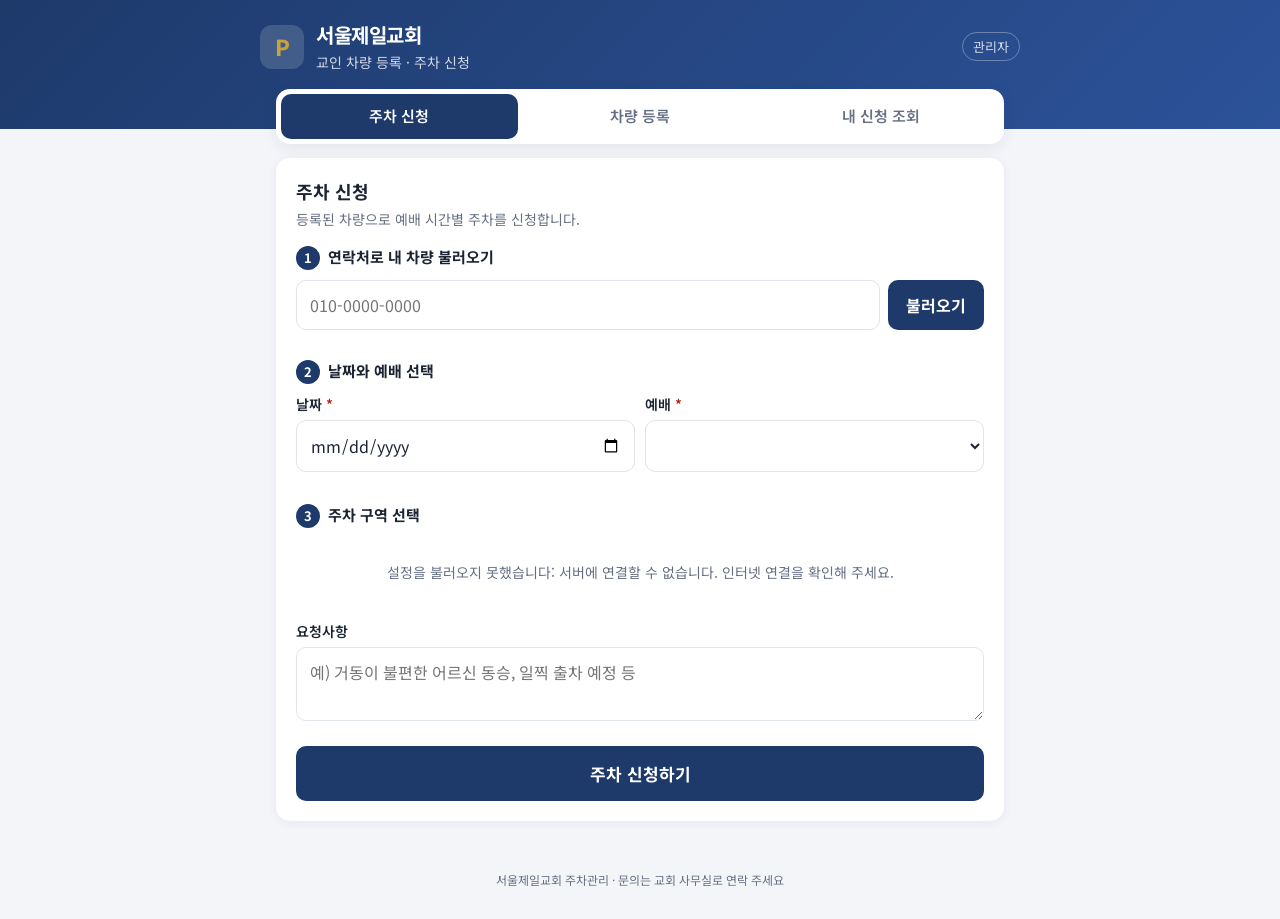
<file: index.html>
<!doctype html>
<html lang="ko">
<head>
  <meta charset="utf-8">
  <meta name="viewport" content="width=device-width, initial-scale=1">
  <title>서울제일교회 주차관리</title>
  <meta name="theme-color" content="#1e3a6b">
  <link rel="preconnect" href="https://fonts.googleapis.com">
  <link href="https://fonts.googleapis.com/css2?family=Noto+Sans+KR:wght@400;600;700;800&display=swap" rel="stylesheet">
  <link rel="stylesheet" href="css/style.css?v=3">
</head>
<body>
  <header class="top">
    <div class="inner">
      <div class="logo">P</div>
      <div>
        <h1 id="church-name">서울제일교회</h1>
        <p>교인 차량 등록 · 주차 신청</p>
      </div>
      <div class="spacer"></div>
      <a class="link" href="admin.html">관리자</a>
    </div>
  </header>

  <main>
    <div class="demo-banner" id="demo-banner" hidden>
      <b>데모 모드</b> — 서버(구글 시트)가 연결되지 않아 이 브라우저에만 저장됩니다.
      예시 차량: 010-1234-5678 / 12가3456
    </div>

    <nav class="tabs">
      <button data-tab="apply" class="active">주차 신청</button>
      <button data-tab="register">차량 등록</button>
      <button data-tab="mine">내 신청 조회</button>
    </nav>

    <!-- 주차 신청 -->
    <section data-panel="apply">
      <form class="card" id="apply-form" autocomplete="on">
        <h2>주차 신청</h2>
        <p class="desc">등록된 차량으로 예배 시간별 주차를 신청합니다.</p>

        <div class="step"><span class="num">1</span>연락처로 내 차량 불러오기</div>
        <div class="inline">
          <input id="apply-phone" type="tel" inputmode="numeric" placeholder="010-0000-0000" data-phone autocomplete="tel">
          <button type="button" class="btn" id="load-vehicles">불러오기</button>
        </div>
        <div id="vehicle-list" class="choices" style="margin-top:10px"></div>

        <div class="step"><span class="num">2</span>날짜와 예배 선택</div>
        <div class="row">
          <label class="field"><span>날짜 <em>*</em></span><input type="date" id="apply-date" required></label>
          <label class="field"><span>예배 <em>*</em></span><select id="apply-service" required></select></label>
        </div>

        <div class="step"><span class="num">3</span>주차 구역 선택</div>
        <div id="zone-list" class="choices"><div class="empty">불러오는 중…</div></div>

        <label class="field" style="margin-top:14px"><span>요청사항</span>
          <textarea id="apply-note" maxlength="200" placeholder="예) 거동이 불편한 어르신 동승, 일찍 출차 예정 등"></textarea>
        </label>

        <button type="submit" class="btn block" id="apply-submit">주차 신청하기</button>
        <div id="apply-result"></div>
      </form>
    </section>

    <!-- 차량 등록 -->
    <section data-panel="register" hidden>
      <form class="card" id="register-form" autocomplete="on">
        <h2>교인 차량 등록</h2>
        <p class="desc">처음 한 번만 등록하면 이후에는 연락처만으로 주차를 신청할 수 있습니다. 같은 차량번호로 다시 등록하면 정보가 수정됩니다.</p>
        <div class="row">
          <label class="field"><span>이름 <em>*</em></span><input name="name" required maxlength="30" autocomplete="name"></label>
          <label class="field"><span>연락처 <em>*</em></span><input name="phone" type="tel" inputmode="numeric" required placeholder="010-0000-0000" data-phone autocomplete="tel"></label>
        </div>
        <div class="row">
          <label class="field"><span>차량번호 <em>*</em></span><input name="plate" required placeholder="예) 12가3456" maxlength="12"></label>
          <label class="field"><span>교구 / 부서</span><input name="group" maxlength="30" placeholder="예) 3교구, 청년부"></label>
        </div>
        <div class="row">
          <label class="field"><span>차종</span><input name="model" maxlength="30" placeholder="예) 쏘나타"></label>
          <label class="field"><span>색상</span><input name="color" maxlength="20" placeholder="예) 흰색"></label>
        </div>
        <label class="field"><span>메모</span><input name="memo" maxlength="200" placeholder="장애인 차량, 경차 등 참고사항"></label>
        <label class="check">
          <input type="checkbox" name="agree" required>
          <span>주차 관리를 위해 이름·연락처·차량번호를 수집하며, 교회 주차 안내 외의 용도로 사용하지 않습니다. 이에 동의합니다. <em style="color:var(--no);font-style:normal">(필수)</em></span>
        </label>
        <button type="submit" class="btn block">차량 등록하기</button>
        <div id="register-result"></div>
      </form>
    </section>

    <!-- 내 신청 조회 -->
    <section data-panel="mine" hidden>
      <div class="card">
        <h2>내 신청 조회</h2>
        <p class="desc">연락처로 등록 차량과 주차 신청 내역을 확인하고 취소할 수 있습니다.</p>
        <form class="inline" id="mine-form">
          <input id="mine-phone" type="tel" inputmode="numeric" placeholder="010-0000-0000" data-phone required>
          <button class="btn" type="submit">조회</button>
        </form>
        <div id="mine-result"></div>
      </div>
    </section>
  </main>

  <footer>서울제일교회 주차관리 · 문의는 교회 사무실로 연락 주세요</footer>
  <div id="toast" class="toast"></div>

  <script src="config.js?v=3"></script>
  <script src="apps-script/Code.js?v=3"></script>
  <script src="js/api.js?v=3"></script>
  <script src="js/common.js?v=3"></script>
  <script src="js/app.js?v=3"></script>
</body>
</html>
</file>
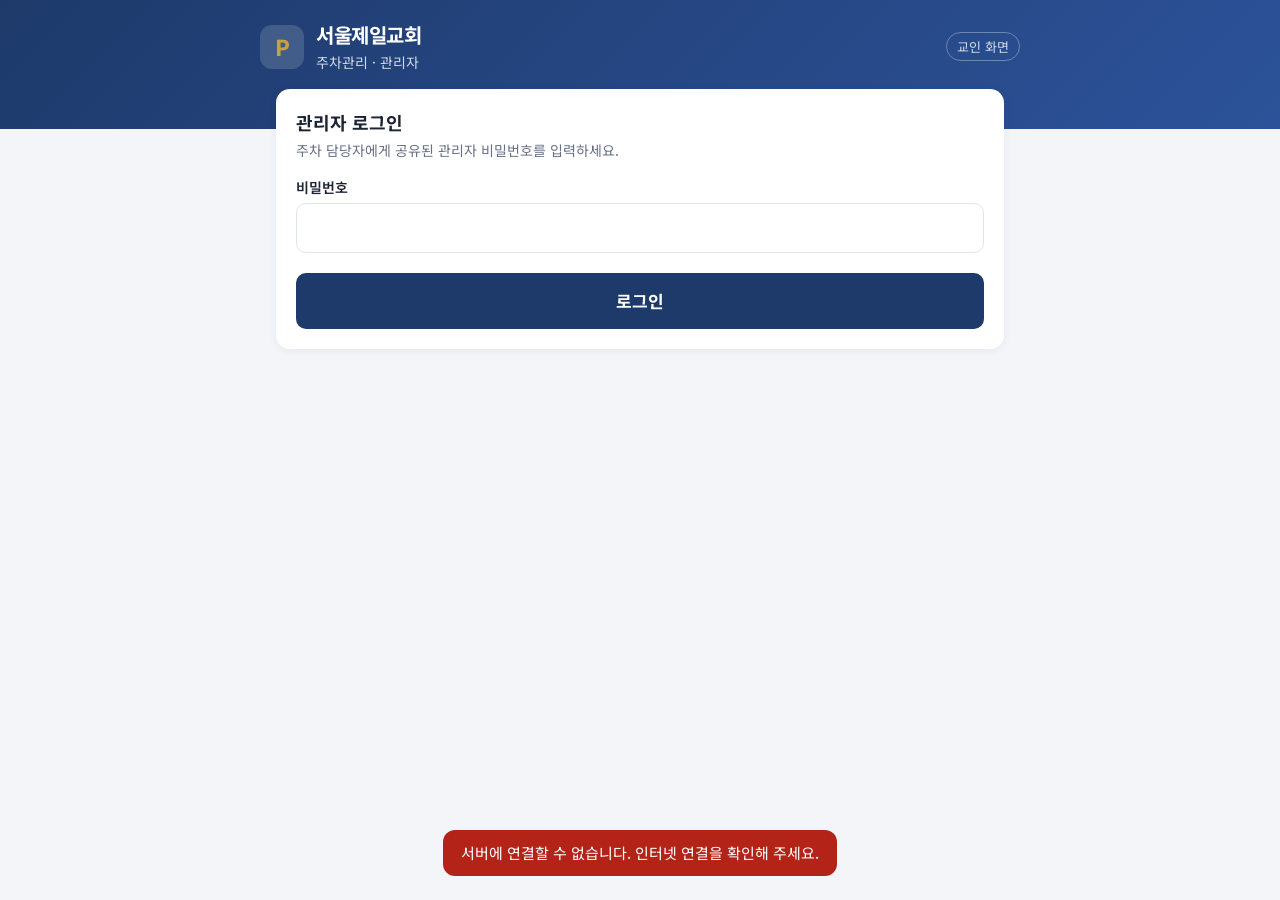
<file: admin.html>
<!doctype html>
<html lang="ko">
<head>
  <meta charset="utf-8">
  <meta name="viewport" content="width=device-width, initial-scale=1">
  <title>주차관리 관리자</title>
  <meta name="theme-color" content="#1e3a6b">
  <meta name="robots" content="noindex">
  <link rel="preconnect" href="https://fonts.googleapis.com">
  <link href="https://fonts.googleapis.com/css2?family=Noto+Sans+KR:wght@400;600;700;800&display=swap" rel="stylesheet">
  <link rel="stylesheet" href="css/style.css?v=3">
</head>
<body>
  <header class="top">
    <div class="inner">
      <div class="logo">P</div>
      <div>
        <h1 id="church-name">서울제일교회</h1>
        <p>주차관리 · 관리자</p>
      </div>
      <div class="spacer"></div>
      <a class="link" href="index.html">교인 화면</a>
      <a class="link" href="#" id="logout" hidden>로그아웃</a>
    </div>
  </header>

  <main>
    <div class="demo-banner" id="demo-banner" hidden>
      <b>데모 모드</b> — 관리자 비밀번호: <code>admin</code>
    </div>

    <!-- 로그인 -->
    <form class="card" id="login-form">
      <h2>관리자 로그인</h2>
      <p class="desc">주차 담당자에게 공유된 관리자 비밀번호를 입력하세요.</p>
      <label class="field"><span>비밀번호</span><input type="password" id="password" required autocomplete="current-password"></label>
      <button class="btn block" type="submit">로그인</button>
    </form>

    <div id="admin-app" hidden>
      <nav class="tabs">
        <button data-tab="apps" class="active">신청 관리</button>
        <button data-tab="gate">입차 확인</button>
        <button data-tab="vehicles">등록 차량</button>
      </nav>

      <!-- 신청 관리 -->
      <section data-panel="apps" class="card">
        <h2>주차 신청 관리</h2>
        <p class="desc">날짜·예배별 신청을 승인/반려하고 구역을 배정합니다.</p>
        <form class="filters" id="apps-filter">
          <label class="field"><span>날짜</span><input type="date" id="f-date"></label>
          <label class="field"><span>예배</span><select id="f-service"><option value="">전체</option></select></label>
          <label class="field"><span>상태</span>
            <select id="f-status">
              <option value="">전체</option><option>대기</option><option>승인</option><option>입차</option><option>반려</option><option>취소</option>
            </select>
          </label>
          <button class="btn" type="submit">조회</button>
        </form>
        <div class="summary" id="apps-summary"></div>
        <div class="inline" style="justify-content:space-between;align-items:center;margin-bottom:10px">
          <b id="apps-count"></b>
          <button class="btn sm ok" id="approve-all" type="button" hidden>대기 일괄 승인</button>
        </div>
        <div class="list" id="apps-list"></div>
      </section>

      <!-- 입차 확인 -->
      <section data-panel="gate" class="card" hidden>
        <h2>입차 확인</h2>
        <p class="desc">주차 안내 봉사자용입니다. 차량번호 전체 또는 뒤 4자리로 검색하세요.</p>
        <form class="inline" id="gate-form">
          <input id="gate-q" inputmode="search" placeholder="예) 3456" required>
          <input id="gate-date" type="date" style="max-width:170px">
          <button class="btn" type="submit">검색</button>
        </form>
        <div id="gate-result" style="margin-top:14px"></div>
      </section>

      <!-- 등록 차량 -->
      <section data-panel="vehicles" class="card" hidden>
        <h2>등록 차량</h2>
        <p class="desc">이름·연락처·차량번호·교구로 검색할 수 있습니다. 문제 차량은 '정지'하면 신청이 제한됩니다.</p>
        <form class="inline" id="veh-form">
          <input id="veh-q" placeholder="검색어 (비우면 전체)">
          <button class="btn" type="submit">검색</button>
        </form>
        <p class="hint" id="veh-count"></p>
        <div class="list" id="veh-list"></div>
      </section>
    </div>
  </main>

  <div id="toast" class="toast"></div>

  <script src="config.js?v=3"></script>
  <script src="apps-script/Code.js?v=3"></script>
  <script src="js/api.js?v=3"></script>
  <script src="js/common.js?v=3"></script>
  <script src="js/admin.js?v=3"></script>
</body>
</html>
</file>
<file: css/style.css>
:root {
  --primary: #1e3a6b;
  --primary-2: #2c5299;
  --accent: #c9a23f;
  --bg: #f3f5f9;
  --card: #ffffff;
  --text: #1c2433;
  --muted: #667085;
  --line: #dfe3ea;
  --ok: #1a7f4b;
  --ok-bg: #e3f5ea;
  --wait: #a35f00;
  --wait-bg: #fff3dc;
  --no: #b42318;
  --no-bg: #fde8e6;
  --in: #1d4ed8;
  --in-bg: #e1eaff;
  --off: #667085;
  --off-bg: #eef0f3;
  --radius: 14px;
}

* { box-sizing: border-box; }
html { -webkit-text-size-adjust: 100%; }
body {
  margin: 0;
  font-family: 'Noto Sans KR', -apple-system, BlinkMacSystemFont, 'Apple SD Gothic Neo', 'Malgun Gothic', sans-serif;
  background: var(--bg);
  color: var(--text);
  font-size: 16px;
  line-height: 1.5;
}

header.top {
  background: linear-gradient(135deg, var(--primary), var(--primary-2));
  color: #fff;
  padding: 20px 16px 56px;
}
header.top .inner { max-width: 760px; margin: 0 auto; display: flex; align-items: center; gap: 12px; }
header.top .logo {
  width: 44px; height: 44px; border-radius: 12px; background: rgba(255,255,255,.15);
  display: grid; place-items: center; font-weight: 800; font-size: 22px; color: var(--accent);
  flex: none;
}
header.top h1 { margin: 0; font-size: 20px; letter-spacing: -0.02em; }
header.top p { margin: 2px 0 0; opacity: .8; font-size: 14px; }
header.top .spacer { flex: 1; }
header.top a.link { color: #fff; opacity: .8; font-size: 13px; text-decoration: none; border: 1px solid rgba(255,255,255,.4); padding: 4px 10px; border-radius: 999px; white-space: nowrap; }

main { max-width: 760px; margin: -40px auto 40px; padding: 0 16px; }

.demo-banner {
  background: #fff8e1; border: 1px solid #f2d27a; color: #7a5800;
  border-radius: 10px; padding: 10px 14px; font-size: 14px; margin-bottom: 12px;
}

.tabs {
  display: flex; gap: 4px; background: var(--card); padding: 5px; border-radius: var(--radius);
  box-shadow: 0 4px 16px rgba(20, 40, 80, .08); margin-bottom: 14px; position: sticky; top: 8px; z-index: 5;
}
.tabs button {
  flex: 1; border: 0; background: transparent; padding: 11px 6px; border-radius: 10px;
  font: inherit; font-size: 15px; font-weight: 600; color: var(--muted); cursor: pointer;
}
.tabs button.active { background: var(--primary); color: #fff; }

.card {
  background: var(--card); border-radius: var(--radius); padding: 20px;
  box-shadow: 0 2px 10px rgba(20, 40, 80, .06); margin-bottom: 14px;
}
.card h2 { margin: 0 0 4px; font-size: 18px; }
.card h3 { margin: 18px 0 8px; font-size: 15px; }
.card .desc { margin: 0 0 16px; color: var(--muted); font-size: 14px; }

.step { display: flex; align-items: center; gap: 8px; margin: 20px 0 10px; font-weight: 700; font-size: 15px; }
.step:first-of-type { margin-top: 8px; }
.step .num {
  width: 24px; height: 24px; border-radius: 50%; background: var(--primary); color: #fff;
  display: grid; place-items: center; font-size: 13px; flex: none;
}

label.field { display: block; margin-bottom: 12px; }
label.field > span { display: block; font-size: 14px; font-weight: 600; margin-bottom: 5px; }
label.field > span em { color: var(--no); font-style: normal; }
input, select, textarea {
  width: 100%; font: inherit; padding: 12px 13px; border: 1px solid var(--line); border-radius: 10px;
  background: #fff; color: var(--text);
}
input:focus, select:focus, textarea:focus { outline: 2px solid var(--primary-2); outline-offset: -1px; border-color: transparent; }
textarea { min-height: 70px; resize: vertical; }
.row { display: grid; grid-template-columns: 1fr 1fr; gap: 10px; }
.inline { display: flex; gap: 8px; }
.inline > input { flex: 1; min-width: 0; }
.hint { font-size: 13px; color: var(--muted); margin-top: 4px; }

.btn {
  display: inline-flex; align-items: center; justify-content: center; gap: 6px;
  border: 0; border-radius: 10px; padding: 12px 18px; font: inherit; font-weight: 700; cursor: pointer;
  background: var(--primary); color: #fff; white-space: nowrap;
}
.btn:disabled { opacity: .6; cursor: default; }
.btn.block { width: 100%; padding: 15px; font-size: 17px; margin-top: 8px; }
.btn.ghost { background: #eef2f8; color: var(--primary); }
.btn.sm { padding: 7px 12px; font-size: 14px; border-radius: 8px; }
.btn.ok { background: var(--ok); }
.btn.no { background: var(--no); }
.btn.in { background: var(--in); }
.btn.line { background: #fff; border: 1px solid var(--line); color: var(--text); }

.check { display: flex; gap: 8px; align-items: flex-start; font-size: 14px; color: var(--muted); margin: 6px 0 4px; }
.check input { width: 18px; height: 18px; margin-top: 2px; flex: none; }

.choices { display: grid; gap: 8px; }
.choice {
  display: flex; align-items: center; gap: 12px; border: 1.5px solid var(--line); border-radius: 12px;
  padding: 12px 14px; cursor: pointer; background: #fff;
}
.choice input { width: 18px; height: 18px; flex: none; margin: 0; }
.choice .main { flex: 1; min-width: 0; }
.choice .title { font-weight: 700; }
.choice .sub { font-size: 13px; color: var(--muted); }
.choice:has(input:checked) { border-color: var(--primary-2); background: #f2f6fd; }
.choice.full { opacity: .5; cursor: not-allowed; }
.remain { font-size: 13px; font-weight: 700; color: var(--ok); white-space: nowrap; }
.remain.low { color: var(--wait); }
.remain.zero { color: var(--no); }

.plate {
  display: inline-block; font-weight: 800; letter-spacing: .02em; padding: 2px 8px; border-radius: 6px;
  border: 1.5px solid #1c2433; background: #fff; font-size: 15px;
}

.badge { display: inline-block; font-size: 12px; font-weight: 700; padding: 3px 9px; border-radius: 999px; white-space: nowrap; }
.badge-ok { color: var(--ok); background: var(--ok-bg); }
.badge-wait { color: var(--wait); background: var(--wait-bg); }
.badge-no { color: var(--no); background: var(--no-bg); }
.badge-in { color: var(--in); background: var(--in-bg); }
.badge-off { color: var(--off); background: var(--off-bg); }

.list { display: grid; gap: 10px; }
.item { border: 1px solid var(--line); border-radius: 12px; padding: 14px; background: #fff; }
.item .head { display: flex; align-items: center; gap: 8px; flex-wrap: wrap; }
.item .head .grow { flex: 1; }
.item .meta { font-size: 14px; color: var(--muted); margin-top: 6px; }
.item .meta b { color: var(--text); font-weight: 600; }
.item .actions { display: flex; gap: 6px; flex-wrap: wrap; margin-top: 10px; }
.item .memo { font-size: 13px; background: #f6f7f9; border-radius: 8px; padding: 6px 10px; margin-top: 8px; }

.empty { text-align: center; color: var(--muted); padding: 24px 8px; font-size: 14px; }
.notice { border-radius: 12px; padding: 14px 16px; font-size: 15px; margin-top: 12px; }
.notice.success { background: var(--ok-bg); color: #10532f; }
.notice.info { background: #eef3fb; color: var(--primary); }

.summary { display: grid; gap: 10px; margin-bottom: 14px; }
.summary .svc { border: 1px solid var(--line); border-radius: 12px; padding: 12px 14px; }
.summary .svc-title { font-weight: 700; font-size: 14px; margin-bottom: 8px; }
.zone-bar { display: grid; grid-template-columns: minmax(90px, 1fr) 2fr auto; gap: 10px; align-items: center; font-size: 13px; margin: 5px 0; }
.bar { height: 8px; background: #edf0f4; border-radius: 999px; overflow: hidden; display: flex; }
.bar i { display: block; height: 100%; }
.bar i.a { background: var(--ok); }
.bar i.p { background: #f0b44c; }

.lot { margin: 8px 0 12px; }
.lot-name { font-size: 13px; font-weight: 700; margin-bottom: 6px; }
.spots { display: grid; grid-template-columns: repeat(auto-fill, minmax(58px, 1fr)); gap: 6px; }
.spot {
  border-radius: 8px; padding: 6px 4px; text-align: center; border: 1.5px solid transparent;
  display: flex; flex-direction: column; line-height: 1.2;
}
.spot b { font-size: 15px; }
.spot small { font-size: 11px; }
.spot.free { border: 1.5px dashed #c9ced8; color: #98a1b0; background: #fafbfc; }
.spot.ok { background: var(--ok-bg); color: var(--ok); border-color: #9fd8b6; }
.spot.wait { background: var(--wait-bg); color: var(--wait); border-color: #f3cf8a; }
.spot.in { background: var(--in-bg); color: var(--in); border-color: #a9c0f7; }
.legend { display: flex; align-items: center; gap: 6px; flex-wrap: wrap; font-size: 12px; color: var(--muted); margin-top: 4px; }
.legend .spot { display: inline-block; width: 14px; height: 14px; padding: 0; border-radius: 4px; margin-left: 6px; }
.spot-no {
  min-width: 30px; height: 30px; border-radius: 8px; background: var(--primary); color: #fff;
  display: inline-grid; place-items: center; font-weight: 800; font-size: 15px; padding: 0 6px;
}

.filters { display: grid; grid-template-columns: 1.2fr 1.2fr 1fr auto; gap: 8px; margin-bottom: 14px; align-items: end; }
.filters label.field { margin: 0; }

.toast {
  position: fixed; left: 50%; bottom: 24px; transform: translate(-50%, 30px); opacity: 0;
  background: #1c2433; color: #fff; padding: 12px 18px; border-radius: 12px; font-size: 15px;
  transition: all .25s; pointer-events: none; z-index: 50; max-width: calc(100% - 32px); text-align: center;
}
.toast.show { opacity: 1; transform: translate(-50%, 0); }
.toast.error { background: var(--no); }
.toast.success { background: var(--ok); }

footer { text-align: center; color: var(--muted); font-size: 12px; padding: 10px 16px 30px; }

@media (max-width: 560px) {
  .card { padding: 16px; }
  .row { grid-template-columns: 1fr; gap: 0; }
  .filters { grid-template-columns: 1fr 1fr; }
  .filters .btn { grid-column: 1 / -1; }
  .tabs button { font-size: 14px; padding: 10px 2px; }
}
</file>
